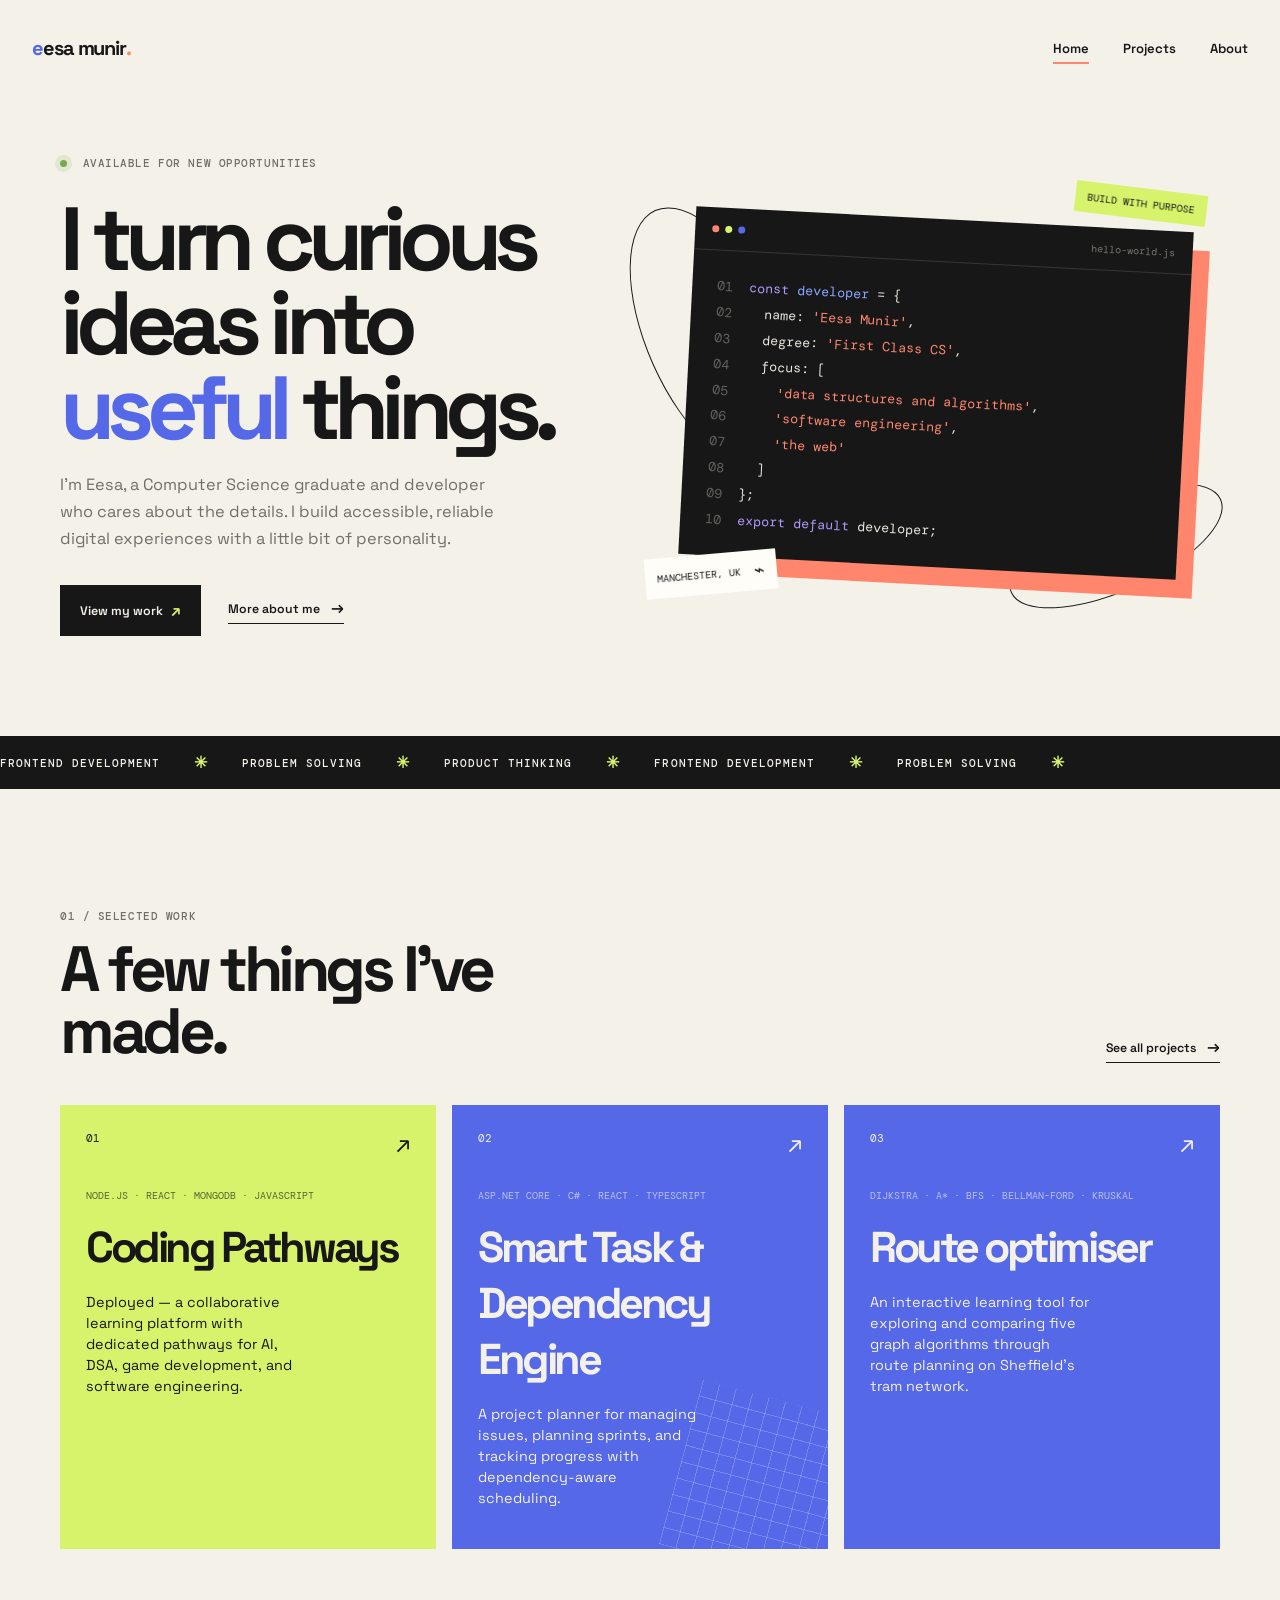
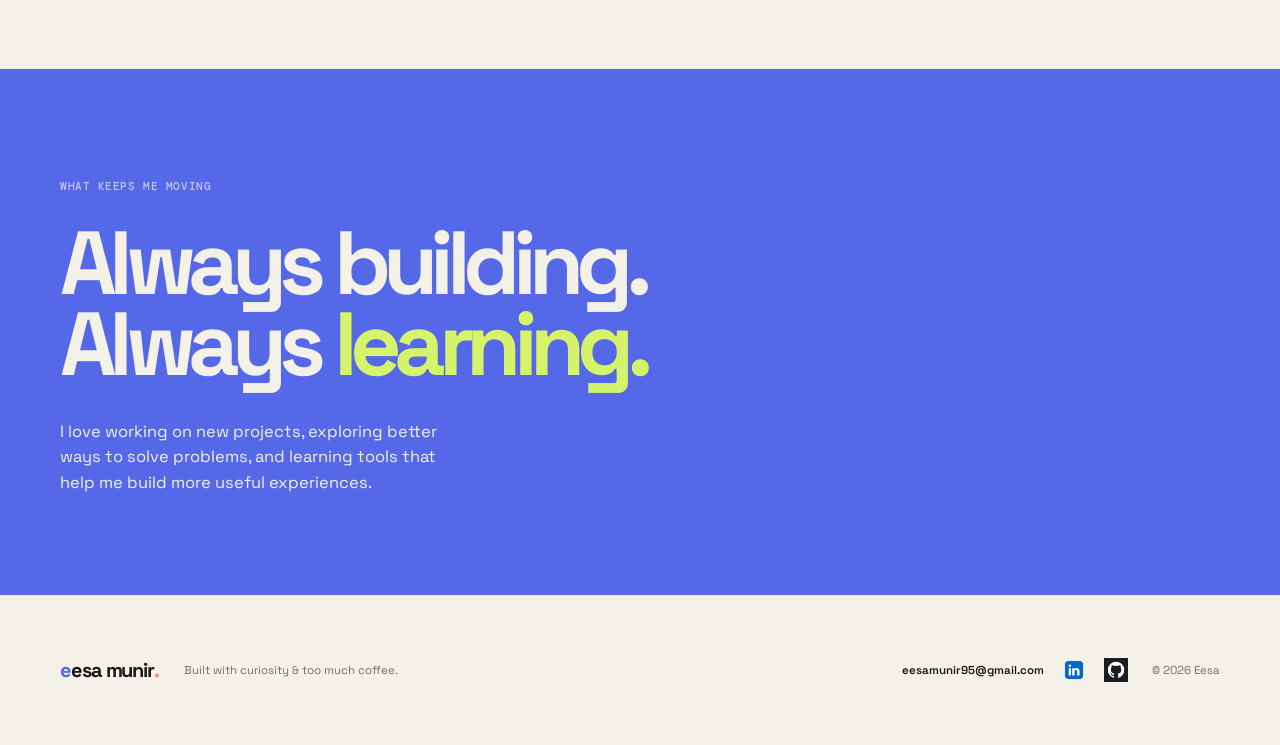
<file: index.html>
<!doctype html>
<html lang="en">
    <head>
        <meta charset="UTF-8" />
        <meta
            name="viewport"
            content="width=device-width, initial-scale=1.0"
        />
        <meta
            name="description"
            content="Eesa is a Computer Science graduate and developer building thoughtful digital products."
        />
        <title>Eesa | Developer &amp; Computer Scientist</title>
        <link
            rel="icon"
            href="favicon.svg"
            type="image/svg+xml"
        />
        <link
            rel="preconnect"
            href="https://fonts.googleapis.com"
        />
        <link
            rel="preconnect"
            href="https://fonts.gstatic.com"
            crossorigin
        />
        <link
            href="https://fonts.googleapis.com/css2?family=DM+Mono:wght@400;500&family=Space+Grotesk:wght@400;500;600;700&display=swap"
            rel="stylesheet"
        />
        <link
            rel="stylesheet"
            href="css/style.css"
        />
    </head>
    <body>
        <header class="site-header">
            <a
                class="brand"
                href="index.html"
                aria-label="Eesa Munir home"
                >eesa munir<span class="brand-dot">.</span></a
            >
            <button
                class="menu-toggle"
                aria-label="Open navigation"
                aria-expanded="false"
            >
                <span></span><span></span>
            </button>
            <nav
                class="site-nav"
                aria-label="Main navigation"
            >
                <a
                    class="active"
                    href="index.html"
                    >Home</a
                >
                <a href="projects.html">Projects</a>
                <a href="about.html">About</a>
            </nav>
        </header>

        <main>
            <section class="hero page-wrap">
                <div class="hero-copy reveal">
                    <p class="eyebrow">
                        <span class="pulse"></span> Available for new opportunities
                    </p>
                    <h1>I turn curious ideas into <em>useful</em> things.</h1>
                    <p class="hero-intro">
                        I'm Eesa, a Computer Science graduate and developer who cares about the
                        details. I build accessible, reliable digital experiences with a little bit
                        of personality.
                    </p>
                    <div class="hero-actions">
                        <a
                            class="button button-dark"
                            href="projects.html"
                            >View my work <span>↗</span></a
                        >
                        <a
                            class="text-link"
                            href="about.html"
                            >More about me <span>→</span></a
                        >
                    </div>
                </div>
                <div
                    class="hero-art reveal delay-1"
                    aria-label="Decorative illustration of a code editor"
                >
                    <div class="art-orbit orbit-one"></div>
                    <div class="art-orbit orbit-two"></div>
                    <div class="code-window">
                        <div class="window-bar">
                            <span></span><span></span><span></span><small>hello-world.js</small>
                        </div>
                        <div class="code-lines">
                            <p>
                                <b>01</b> <span class="code-purple">const</span>
                                <span class="code-blue">developer</span> = {
                            </p>
                            <p>
                                <b>02</b>&nbsp;&nbsp; name:
                                <span class="code-orange">'Eesa Munir'</span>,
                            </p>
                            <p>
                                <b>03</b>&nbsp;&nbsp; degree:
                                <span class="code-orange">'First Class CS'</span>,
                            </p>
                            <p><b>04</b>&nbsp;&nbsp; focus: [</p>
                            <p>
                                <b>05</b>&nbsp;&nbsp;&nbsp;&nbsp;
                                <span class="code-orange">'data structures and algorithms'</span>,
                            </p>
                            <p>
                                <b>06</b>&nbsp;&nbsp;&nbsp;&nbsp;
                                <span class="code-orange">'software engineering'</span>,
                            </p>
                            <p>
                                <b>07</b>&nbsp;&nbsp;&nbsp;&nbsp;
                                <span class="code-orange">'the web'</span>
                            </p>
                            <p><b>08</b>&nbsp;&nbsp; ]</p>
                            <p><b>09</b> };</p>
                            <p>
                                <b>10</b> <span class="code-purple">export default</span> developer;
                            </p>
                        </div>
                    </div>
                    <div class="art-tag tag-top">build with purpose</div>
                    <div class="art-tag tag-bottom">Manchester, UK <span>⌁</span></div>
                </div>
            </section>

            <section
                class="ticker"
                aria-label="Skills"
            >
                <div class="ticker-track">
                    <span>FRONTEND DEVELOPMENT</span><b>✳</b><span>PROBLEM SOLVING</span><b>✳</b
                    ><span>PRODUCT THINKING</span><b>✳</b><span>FRONTEND DEVELOPMENT</span><b>✳</b
                    ><span>PROBLEM SOLVING</span><b>✳</b>
                </div>
            </section>

            <section class="section page-wrap featured-section">
                <div class="section-heading">
                    <div>
                        <p class="eyebrow">01 / Selected work</p>
                        <h2>A few things I've made.</h2>
                    </div>
                    <a
                        class="text-link"
                        href="projects.html"
                        >See all projects <span>→</span></a
                    >
                </div>
                <div class="project-grid">
                    <a
                        class="project-card project-card-lime"
                        href="projects.html#coding-pathways"
                        ><div class="project-number">01</div>
                        <p class="project-type">Node.js · React · MongoDB · JavaScript</p>
                        <h3>Coding Pathways</h3>
                        <p class="project-description">
                            Deployed — a collaborative learning platform with dedicated pathways for
                            AI, DSA, game development, and software engineering.
                        </p>
                        <span class="project-arrow">↗</span></a
                    >
                    <a
                        class="project-card project-card-blue"
                        href="projects.html#smart-task-engine"
                        ><div class="project-number">02</div>
                        <p class="project-type">ASP.NET Core · C# · React · TypeScript</p>
                        <h3>Smart Task &amp; Dependency Engine</h3>
                        <p class="project-description">
                            A project planner for managing issues, planning sprints, and tracking
                            progress with dependency-aware scheduling.
                        </p>
                        <span class="project-arrow">↗</span>
                        <div class="project-shape shape-grid"></div
                    ></a>
                    <a
                        class="project-card project-card-blue"
                        href="projects.html#transit-optimiser"
                    >
                        <div class="project-number">03</div>
                        <p class="project-type">Dijkstra · A* · BFS · Bellman-Ford · Kruskal</p>
                        <h3>Route optimiser</h3>
                        <p class="project-description">
                            An interactive learning tool for exploring and comparing five graph
                            algorithms through route planning on Sheffield's tram network.
                        </p>
                        <span class="project-arrow">↗</span>
                    </a>
                </div>
            </section>

            <section class="statement-section">
                <div class="page-wrap statement">
                    <p class="eyebrow">What keeps me moving</p>
                    <h2>Always building. Always <span>learning.</span></h2>
                    <p>
                        I love working on new projects, exploring better ways to solve problems, and
                        learning tools that help me build more useful experiences.
                    </p>
                </div>
            </section>
        </main>

        <footer class="site-footer page-wrap">
            <a
                class="brand"
                href="index.html"
                >eesa munir<span class="brand-dot">.</span></a
            >
            <p>Built with curiosity &amp; too much coffee.</p>
            <div class="footer-links">
                <a href="mailto:eesamunir95@gmail.com">eesamunir95@gmail.com</a
                ><a
                    class="social-link"
                    href="https://www.linkedin.com/in/eesa-munir/"
                    aria-label="LinkedIn"
                    title="LinkedIn"
                    target="_blank"
                    rel="noopener noreferrer"
                    ><img
                        src="images/linkedin_icon.png"
                        alt="" /></a
                ><a
                    class="social-link"
                    href="https://github.com/Eesa2323"
                    aria-label="GitHub"
                    title="GitHub"
                    target="_blank"
                    rel="noopener noreferrer"
                    ><img
                        src="images/github_icon.png"
                        alt=""
                /></a>
            </div>
            <p class="copyright">© 2026 Eesa</p>
        </footer>
        <script src="js/main.js"></script>
    </body>
</html>
</file>
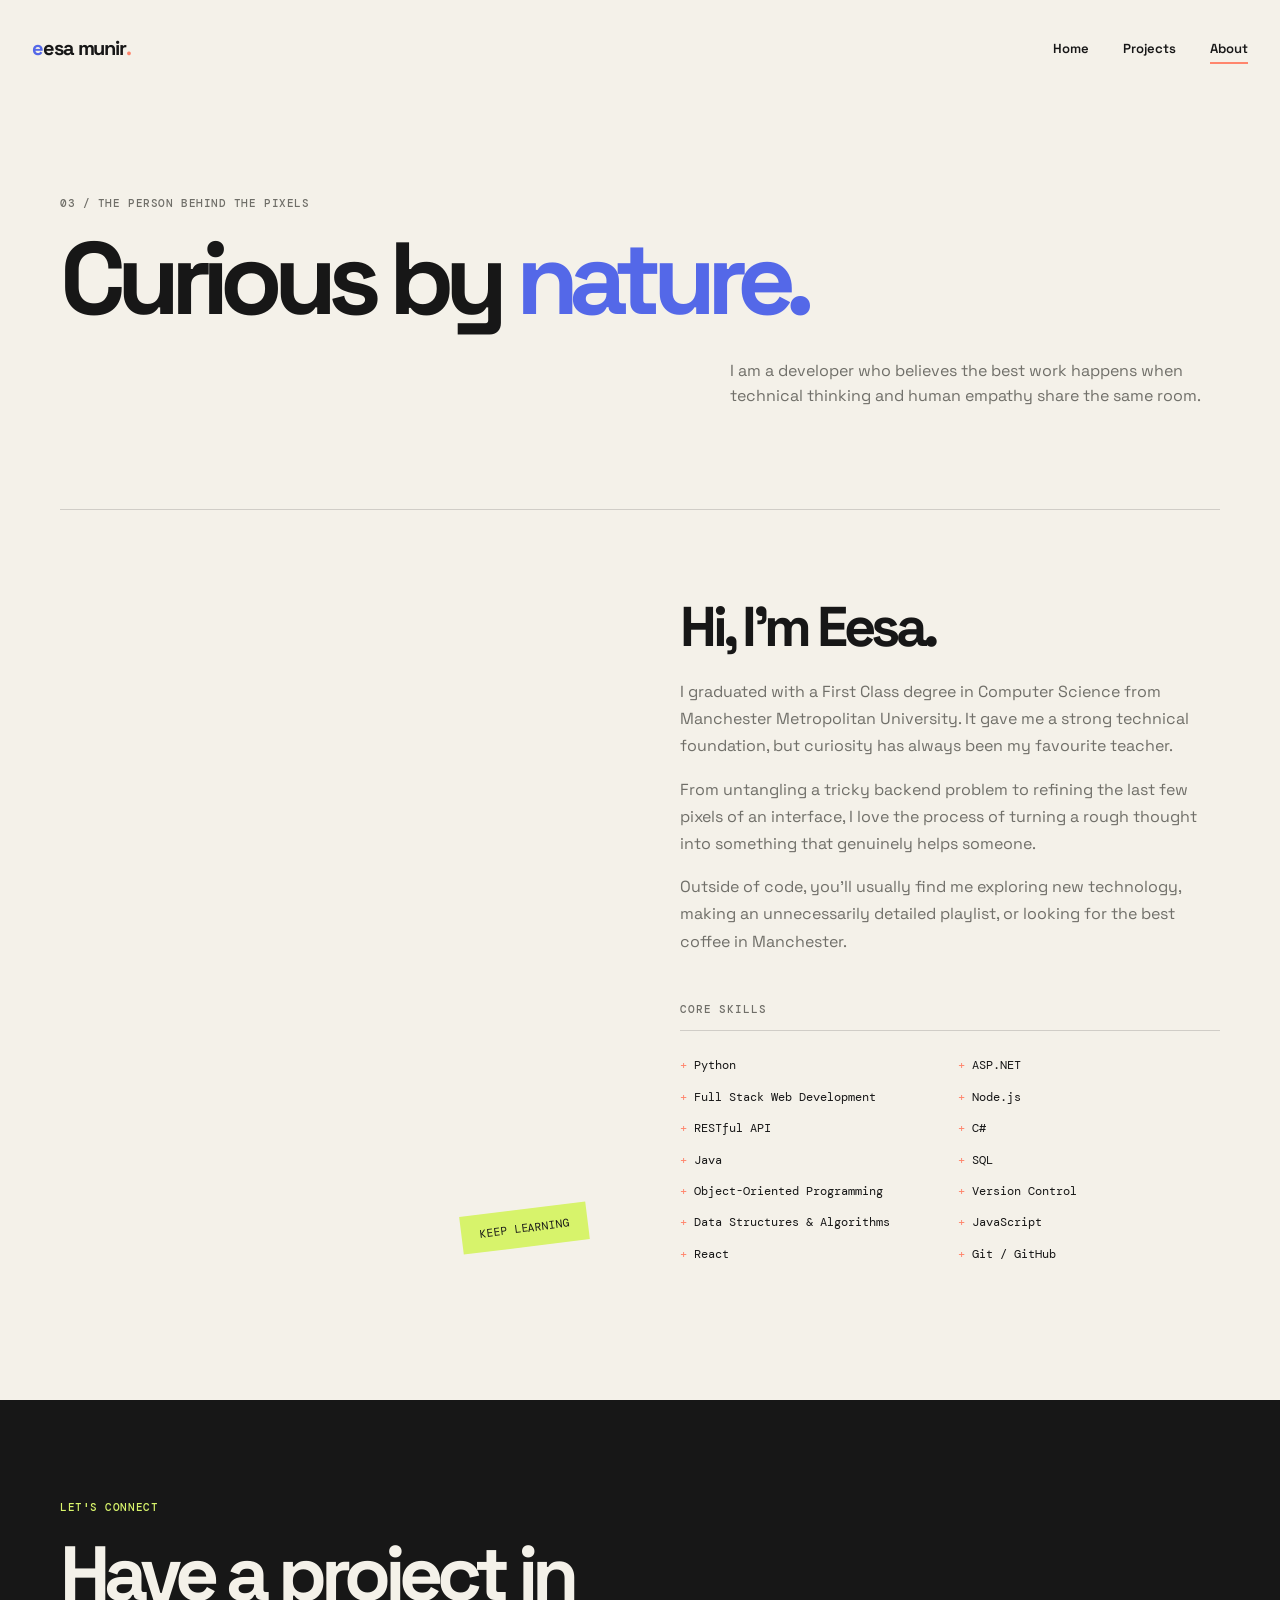
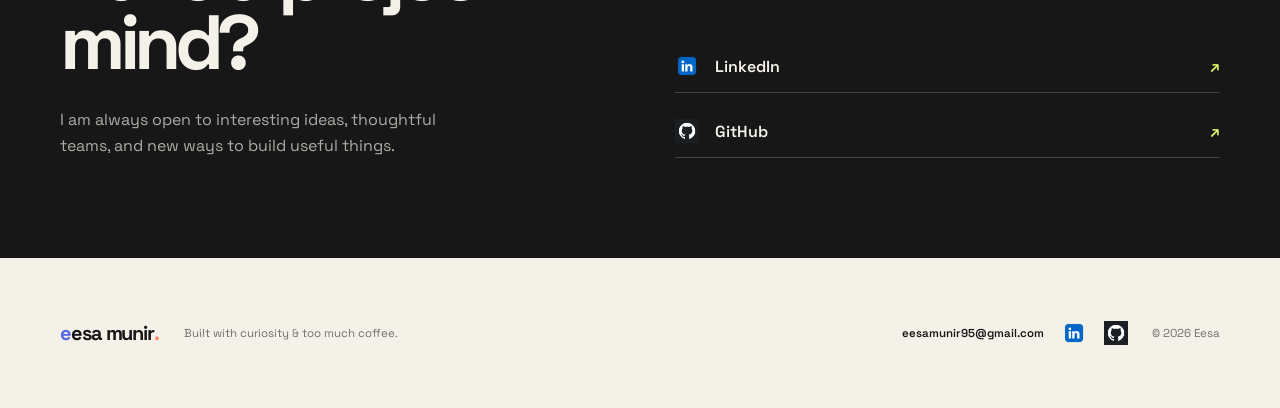
<file: about.html>
<!doctype html>
<html lang="en">
    <head>
        <meta charset="UTF-8" />
        <meta
            name="viewport"
            content="width=device-width, initial-scale=1.0"
        />
        <meta
            name="description"
            content="Learn more about Eesa, a Computer Science graduate from Manchester Metropolitan University."
        />
        <title>About | Eesa</title>
        <link
            rel="icon"
            href="favicon.svg"
            type="image/svg+xml"
        />
        <link
            rel="preconnect"
            href="https://fonts.googleapis.com"
        />
        <link
            rel="preconnect"
            href="https://fonts.gstatic.com"
            crossorigin
        />
        <link
            href="https://fonts.googleapis.com/css2?family=DM+Mono:wght@400;500&family=Space+Grotesk:wght@400;500;600;700&display=swap"
            rel="stylesheet"
        />
        <link
            rel="stylesheet"
            href="css/style.css"
        />
    </head>
    <body>
        <header class="site-header">
            <a
                class="brand"
                href="index.html"
                aria-label="Eesa Munir home"
                >eesa munir<span class="brand-dot">.</span></a
            ><button
                class="menu-toggle"
                aria-label="Open navigation"
                aria-expanded="false"
            >
                <span></span><span></span>
            </button>
            <nav
                class="site-nav"
                aria-label="Main navigation"
            >
                <a href="index.html">Home</a><a href="projects.html">Projects</a
                ><a
                    class="active"
                    href="about.html"
                    >About</a
                >
            </nav>
        </header>
        <main>
            <section class="page-hero page-wrap">
                <p class="eyebrow">03 / The person behind the pixels</p>
                <h1>Curious by <span>nature.</span></h1>
                <p class="page-hero-intro">
                    I am a developer who believes the best work happens when technical thinking and
                    human empathy share the same room.
                </p>
            </section>
            <section class="about-grid page-wrap">
                <div
                    class="about-image"
                    role="img"
                    aria-label="Bright modern workspace with plants and a desk"
                ></div>
                <div class="about-copy">
                    <h2>Hi, I'm Eesa.</h2>
                    <p>
                        I graduated with a First Class degree in Computer Science from Manchester
                        Metropolitan University. It gave me a strong technical foundation, but
                        curiosity has always been my favourite teacher.
                    </p>
                    <p>
                        From untangling a tricky backend problem to refining the last few pixels of
                        an interface, I love the process of turning a rough thought into something
                        that genuinely helps someone.
                    </p>
                    <p>
                        Outside of code, you'll usually find me exploring new technology, making an
                        unnecessarily detailed playlist, or looking for the best coffee in
                        Manchester.
                    </p>
                    <h3 class="skill-heading">Core skills</h3>
                    <ul class="skill-list">
                        <li><span>Python</span></li>
                        <li><span>ASP.NET</span></li>
                        <li><span>Full Stack Web Development</span></li>
                        <li><span>Node.js</span></li>
                        <li><span>RESTful API</span></li>
                        <li><span>C#</span></li>
                        <li><span>Java</span></li>
                        <li><span>SQL</span></li>
                        <li><span>Object-Oriented Programming</span></li>
                        <li><span>Version Control</span></li>
                        <li><span>Data Structures &amp; Algorithms</span></li>
                        <li><span>JavaScript</span></li>
                        <li><span>React</span></li>
                        <li><span>Git / GitHub</span></li>
                    </ul>
                </div>
            </section>
            <section class="about-contact-section">
                <div class="page-wrap about-contact">
                    <div>
                        <p class="eyebrow">Let's connect</p>
                        <h2>Have a project in mind?</h2>
                        <p class="about-contact-copy">
                            I am always open to interesting ideas, thoughtful teams, and new ways to
                            build useful things.
                        </p>
                    </div>
                    <div class="contact-links">
                        <div class="contact-social-links">
                            <a
                                class="contact-social"
                                href="https://www.linkedin.com/in/eesa-munir/"
                                aria-label="Visit Eesa on LinkedIn"
                                target="_blank"
                                rel="noopener noreferrer"
                                ><img
                                    src="images/linkedin_icon.png"
                                    alt=""
                                /><span>LinkedIn</span><span>↗</span></a
                            >
                            <a
                                class="contact-social"
                                href="https://github.com/Eesa2323"
                                aria-label="Visit Eesa on GitHub"
                                target="_blank"
                                rel="noopener noreferrer"
                                ><img
                                    src="images/github_icon.png"
                                    alt=""
                                /><span>GitHub</span><span>↗</span></a
                            >
                        </div>
                    </div>
                </div>
            </section>
        </main>
        <footer class="site-footer page-wrap">
            <a
                class="brand"
                href="index.html"
                >eesa munir<span class="brand-dot">.</span></a
            >
            <p>Built with curiosity &amp; too much coffee.</p>
            <div class="footer-links">
                <a href="mailto:eesamunir95@gmail.com">eesamunir95@gmail.com</a
                ><a
                    class="social-link"
                    href="https://www.linkedin.com/in/eesa-munir/"
                    aria-label="LinkedIn"
                    title="LinkedIn"
                    target="_blank"
                    rel="noopener noreferrer"
                    ><img
                        src="images/linkedin_icon.png"
                        alt="" /></a
                ><a
                    class="social-link"
                    href="https://github.com/Eesa2323"
                    aria-label="GitHub"
                    title="GitHub"
                    target="_blank"
                    rel="noopener noreferrer"
                    ><img
                        src="images/github_icon.png"
                        alt=""
                /></a>
            </div>
            <p class="copyright">© 2026 Eesa</p>
        </footer>
        <script src="js/main.js"></script>
    </body>
</html>
</file>
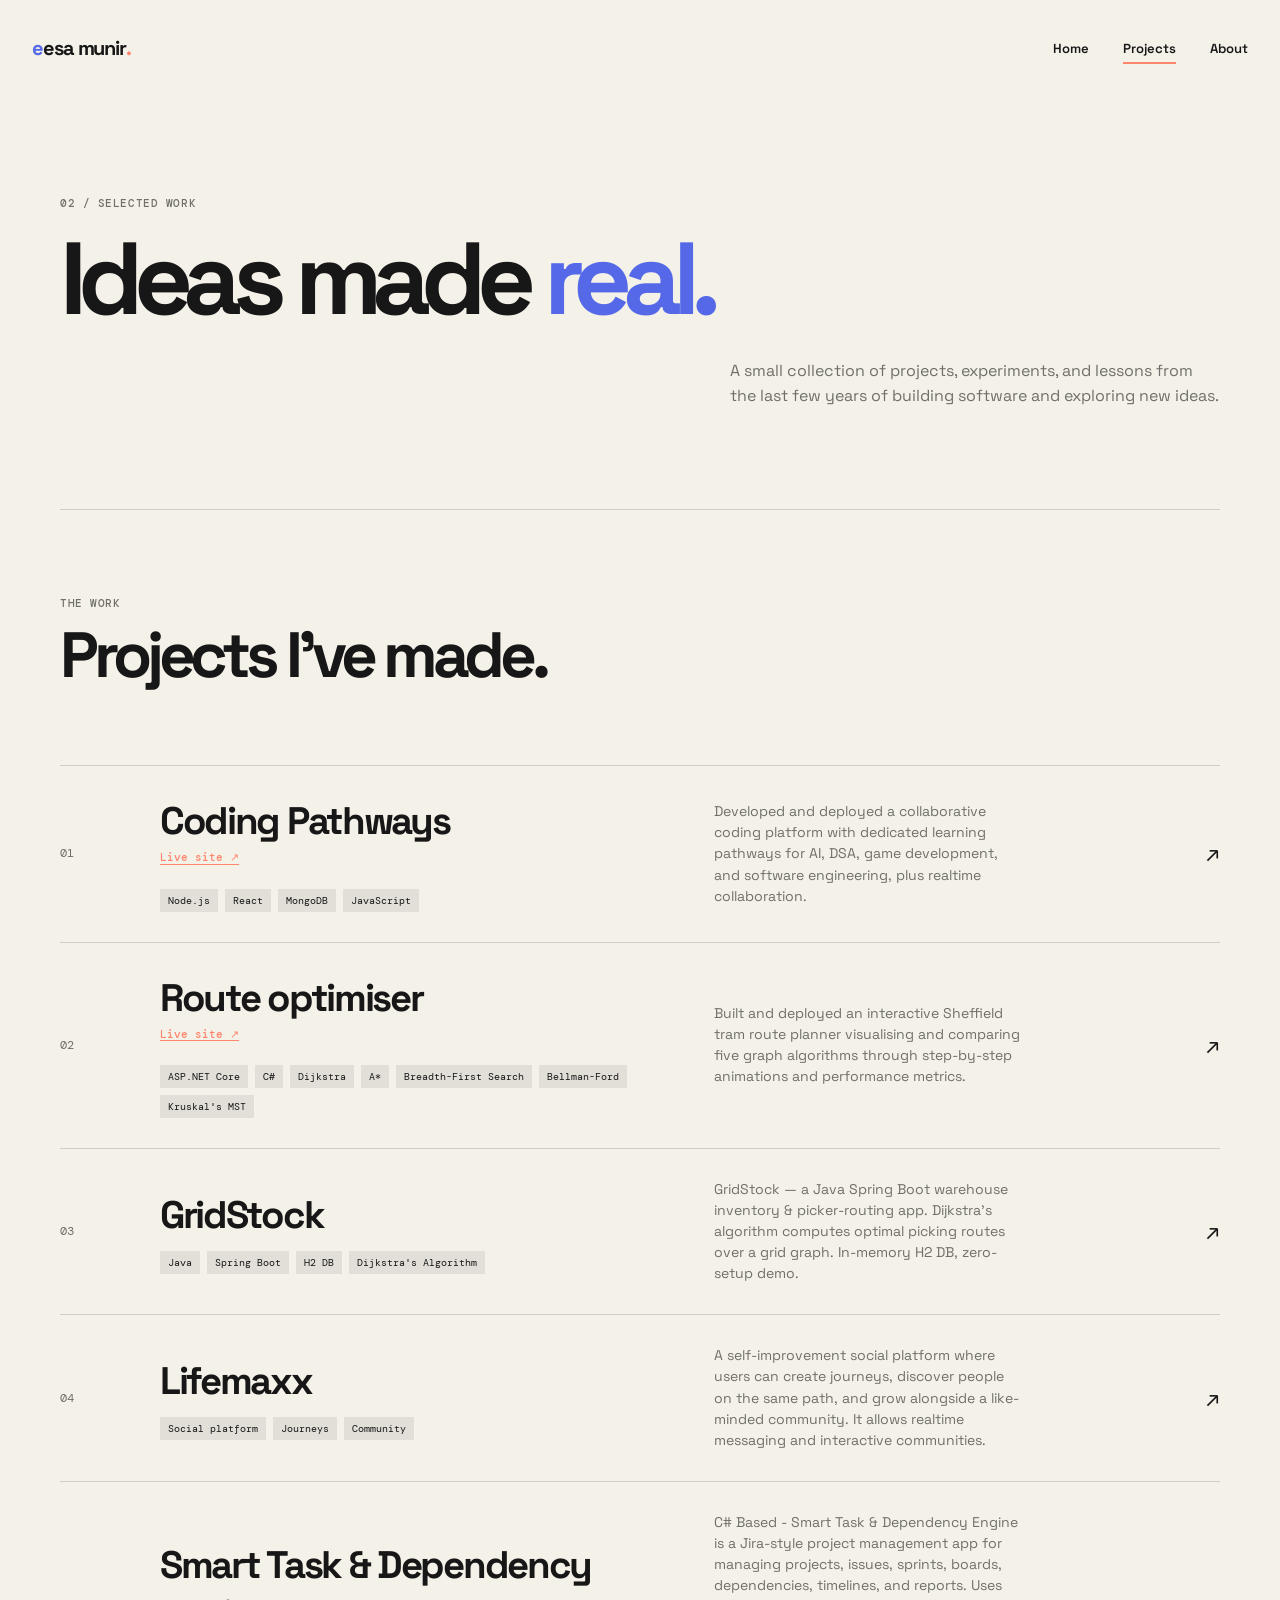
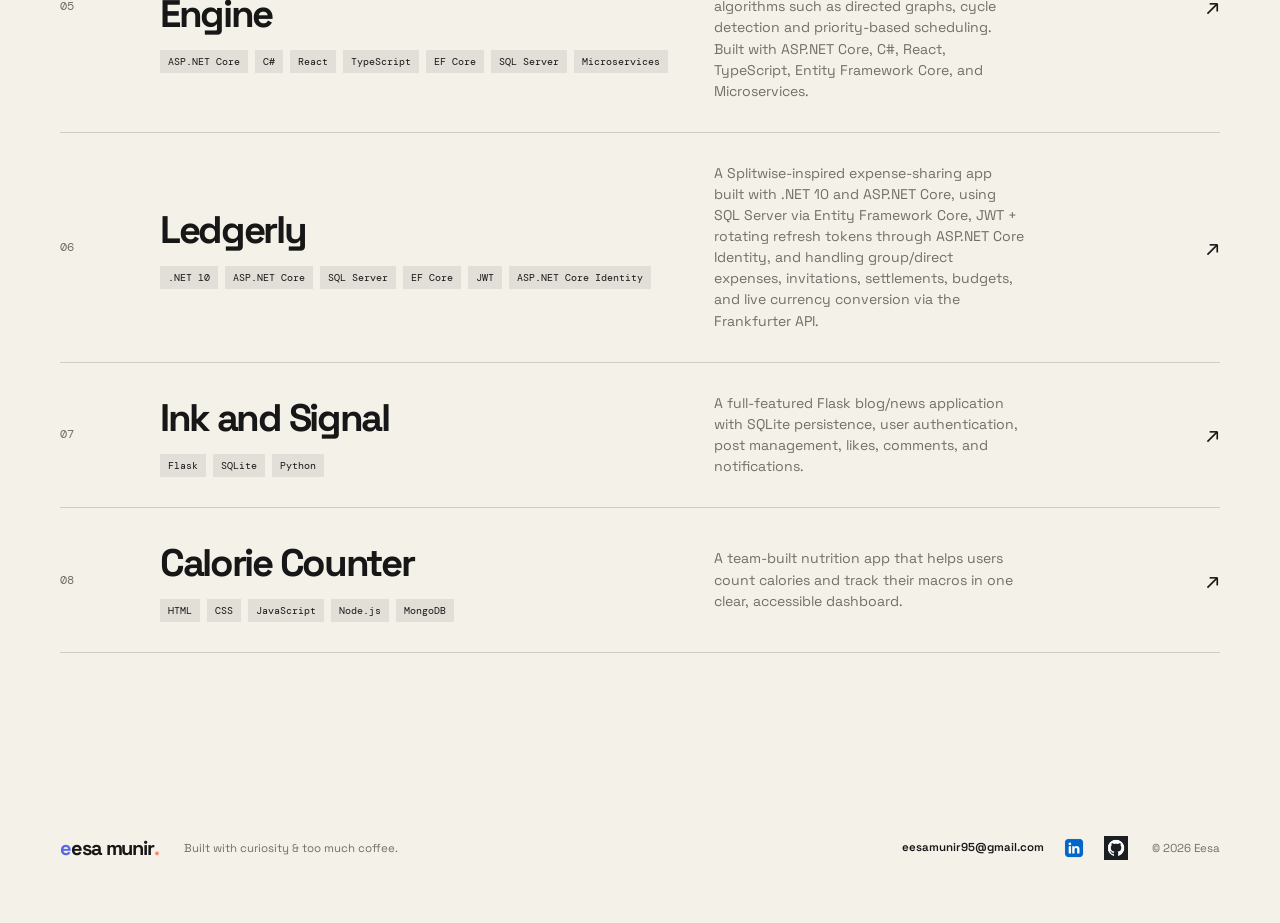
<file: projects.html>
<!doctype html>
<html lang="en">
    <head>
        <meta charset="UTF-8" />
        <meta
            name="viewport"
            content="width=device-width, initial-scale=1.0"
        />
        <meta
            name="description"
            content="A selection of Eesa's software, web and product projects."
        />
        <title>Projects | Eesa</title>
        <link
            rel="icon"
            href="favicon.svg"
            type="image/svg+xml"
        />
        <link
            rel="preconnect"
            href="https://fonts.googleapis.com"
        />
        <link
            rel="preconnect"
            href="https://fonts.gstatic.com"
            crossorigin
        />
        <link
            href="https://fonts.googleapis.com/css2?family=DM+Mono:wght@400;500&family=Space+Grotesk:wght@400;500;600;700&display=swap"
            rel="stylesheet"
        />
        <link
            rel="stylesheet"
            href="css/style.css"
        />
    </head>
    <body>
        <header class="site-header">
            <a
                class="brand"
                href="index.html"
                aria-label="Eesa Munir home"
                >eesa munir<span class="brand-dot">.</span></a
            ><button
                class="menu-toggle"
                aria-label="Open navigation"
                aria-expanded="false"
            >
                <span></span><span></span>
            </button>
            <nav
                class="site-nav"
                aria-label="Main navigation"
            >
                <a href="index.html">Home</a
                ><a
                    class="active"
                    href="projects.html"
                    >Projects</a
                ><a href="about.html">About</a>
            </nav>
        </header>
        <main>
            <section class="page-hero page-wrap">
                <p class="eyebrow">02 / Selected work</p>
                <h1>Ideas made <span>real.</span></h1>
                <p class="page-hero-intro">
                    A small collection of projects, experiments, and lessons from the last few years
                    of building software and exploring new ideas.
                </p>
            </section>
            <section class="project-list-heading page-wrap">
                <p class="eyebrow">The work</p>
                <h2>Projects I've made.</h2>
            </section>
            <section
                class="project-list page-wrap"
                aria-label="Project list"
            >
                <button
                    class="list-item project-trigger"
                    type="button"
                    data-project="coding-pathways"
                >
                    <span class="list-number">01</span>
                    <div>
                        <h2>Coding Pathways</h2>
                        <a
                            class="project-live-link"
                            href="https://collaborative-coding-platform-pi.vercel.app/"
                            target="_blank"
                            rel="noopener noreferrer"
                            >Live site ↗</a
                        >
                        <div class="tag-list">
                            <span>Node.js</span><span>React</span><span>MongoDB</span
                            ><span>JavaScript</span>
                        </div>
                    </div>
                    <p>
                        Developed and deployed a collaborative coding platform with dedicated
                        learning pathways for AI, DSA, game development, and software engineering,
                        plus realtime collaboration.
                    </p>
                    <span class="list-arrow">↗</span>
                </button>
                <button
                    class="list-item project-trigger"
                    type="button"
                    data-project="transit-optimiser"
                >
                    <span class="list-number">02</span>
                    <div>
                        <h2>Route optimiser</h2>
                        <a
                            class="project-live-link"
                            href="https://transit-optimiser-sheffield-route-planner.onrender.com/"
                            target="_blank"
                            rel="noopener noreferrer"
                            >Live site ↗</a
                        >
                        <div class="tag-list">
                            <span>ASP.NET Core</span><span>C#</span><span>Dijkstra</span
                            ><span>A*</span><span>Breadth-First Search</span
                            ><span>Bellman-Ford</span><span>Kruskal's MST</span>
                        </div>
                    </div>
                    <p>
                        Built and deployed an interactive Sheffield tram route planner visualising
                        and comparing five graph algorithms through step-by-step animations and
                        performance metrics.
                    </p>
                    <span class="list-arrow">↗</span>
                </button>
                <button
                    class="list-item project-trigger"
                    type="button"
                    data-project="gridstock"
                >
                    <span class="list-number">03</span>
                    <div>
                        <h2>GridStock</h2>
                        <div class="tag-list">
                            <span>Java</span><span>Spring Boot</span><span>H2 DB</span
                            ><span>Dijkstra's Algorithm</span>
                        </div>
                    </div>
                    <p>
                        GridStock — a Java Spring Boot warehouse inventory &amp; picker-routing app.
                        Dijkstra's algorithm computes optimal picking routes over a grid graph.
                        In-memory H2 DB, zero-setup demo.
                    </p>
                    <span class="list-arrow">↗</span>
                </button>
                <button
                    class="list-item project-trigger"
                    type="button"
                    data-project="lifemaxx"
                >
                    <span class="list-number">04</span>
                    <div>
                        <h2>Lifemaxx</h2>
                        <div class="tag-list">
                            <span>Social platform</span><span>Journeys</span><span>Community</span>
                        </div>
                    </div>
                    <p>
                        A self-improvement social platform where users can create journeys, discover
                        people on the same path, and grow alongside a like-minded community. It
                        allows realtime messaging and interactive communities.
                    </p>
                    <span class="list-arrow">↗</span>
                </button>
                <button
                    class="list-item project-trigger"
                    type="button"
                    data-project="smart-task-engine"
                >
                    <span class="list-number">05</span>
                    <div>
                        <h2>Smart Task &amp; Dependency Engine</h2>
                        <div class="tag-list">
                            <span>ASP.NET Core</span><span>C#</span><span>React</span
                            ><span>TypeScript</span><span>EF Core</span><span>SQL Server</span
                            ><span>Microservices</span>
                        </div>
                    </div>
                    <p>
                        C# Based - Smart Task &amp; Dependency Engine is a Jira-style project
                        management app for managing projects, issues, sprints, boards, dependencies,
                        timelines, and reports. Uses algorithms such as directed graphs, cycle
                        detection and priority-based scheduling. Built with ASP.NET Core, C#, React,
                        TypeScript, Entity Framework Core, and Microservices.
                    </p>
                    <span class="list-arrow">↗</span>
                </button>
                <button
                    class="list-item project-trigger"
                    type="button"
                    data-project="ledgerly"
                    id="ledgerly"
                >
                    <span class="list-number">06</span>
                    <div>
                        <h2>Ledgerly</h2>
                        <div class="tag-list">
                            <span>.NET 10</span><span>ASP.NET Core</span><span>SQL Server</span
                            ><span>EF Core</span><span>JWT</span><span>ASP.NET Core Identity</span>
                        </div>
                    </div>
                    <p>
                        A Splitwise-inspired expense-sharing app built with .NET 10 and ASP.NET
                        Core, using SQL Server via Entity Framework Core, JWT + rotating refresh
                        tokens through ASP.NET Core Identity, and handling group/direct expenses,
                        invitations, settlements, budgets, and live currency conversion via the
                        Frankfurter API.
                    </p>
                    <span class="list-arrow">↗</span>
                </button>
                <button
                    class="list-item project-trigger"
                    type="button"
                    data-project="news-outlet"
                >
                    <span class="list-number">07</span>
                    <div>
                        <h2>Ink and Signal</h2>
                        <div class="tag-list">
                            <span>Flask</span><span>SQLite</span><span>Python</span>
                        </div>
                    </div>
                    <p>
                        A full-featured Flask blog/news application with SQLite persistence, user
                        authentication, post management, likes, comments, and notifications.
                    </p>
                    <span class="list-arrow">↗</span>
                </button>
                <button
                    class="list-item project-trigger"
                    type="button"
                    data-project="calorie-counter-bottom"
                >
                    <span class="list-number">08</span>
                    <div>
                        <h2>Calorie Counter</h2>
                        <div class="tag-list">
                            <span>HTML</span><span>CSS</span><span>JavaScript</span
                            ><span>Node.js</span><span>MongoDB</span>
                        </div>
                    </div>
                    <p>
                        A team-built nutrition app that helps users count calories and track their
                        macros in one clear, accessible dashboard.
                    </p>
                    <span class="list-arrow">↗</span>
                </button>
            </section>
            <div
                class="project-modal"
                id="project-modal"
                aria-hidden="true"
            >
                <div
                    class="modal-backdrop"
                    data-modal-close
                ></div>
                <section
                    class="modal-panel"
                    role="dialog"
                    aria-modal="true"
                    aria-labelledby="modal-title"
                >
                    <button
                        class="modal-close"
                        type="button"
                        aria-label="Close project gallery"
                        data-modal-close
                    >
                        ×
                    </button>
                    <div class="modal-copy">
                        <p
                            class="eyebrow"
                            id="modal-kicker"
                        ></p>
                        <h2 id="modal-title"></h2>
                        <p id="modal-description"></p>
                        <div
                            class="tag-list"
                            id="modal-tags"
                        ></div>
                        <a
                            class="modal-github"
                            id="modal-github"
                            href="https://github.com/Eesa2323/Collaborative-coding-platform"
                            target="_blank"
                            rel="noopener noreferrer"
                        >
                            <span>View on GitHub</span>
                            <span>↗</span>
                        </a>
                        <a
                            class="modal-live"
                            id="modal-live"
                            href="#"
                            target="_blank"
                            rel="noopener noreferrer"
                            hidden
                        >
                            <span>Live site</span>
                            <span>↗</span>
                        </a>
                    </div>
                    <div
                        class="modal-gallery"
                        id="modal-gallery"
                    ></div>
                </section>
            </div>
            <div
                class="lightbox"
                id="lightbox"
                aria-hidden="true"
            >
                <button
                    class="lightbox-close"
                    type="button"
                    aria-label="Close image"
                    data-lightbox-close
                >
                    ×
                </button>
                <img
                    class="lightbox-image"
                    id="lightbox-image"
                    alt=""
                />
            </div>
        </main>
        <footer class="site-footer page-wrap">
            <a
                class="brand"
                href="index.html"
                >eesa munir<span class="brand-dot">.</span></a
            >
            <p>Built with curiosity &amp; too much coffee.</p>
            <div class="footer-links">
                <a href="mailto:eesamunir95@gmail.com">eesamunir95@gmail.com</a
                ><a
                    class="social-link"
                    href="https://www.linkedin.com/in/eesa-munir/"
                    aria-label="LinkedIn"
                    title="LinkedIn"
                    target="_blank"
                    rel="noopener noreferrer"
                    ><img
                        src="images/linkedin_icon.png"
                        alt="" /></a
                ><a
                    class="social-link"
                    href="https://github.com/Eesa2323"
                    aria-label="GitHub"
                    title="GitHub"
                    target="_blank"
                    rel="noopener noreferrer"
                    ><img
                        src="images/github_icon.png"
                        alt=""
                /></a>
            </div>
            <p class="copyright">© 2026 Eesa</p>
        </footer>
        <script src="js/main.js"></script>
    </body>
</html>
</file>
<file: css/style.css>
:root {
    --ink: #171717;
    --paper: #f4f1e9;
    --muted: #706f69;
    --line: rgba(23, 23, 23, 0.16);
    --lime: #d7f36b;
    --blue: #5468e8;
    --coral: #ff866d;
    --cream: #fffdf8;
    --mono: "DM Mono", monospace;
    --sans: "Space Grotesk", sans-serif;
}

* {
    box-sizing: border-box;
}
html {
    scroll-behavior: smooth;
}
body {
    margin: 0;
    background: var(--paper);
    color: var(--ink);
    font-family: var(--sans);
}
a {
    color: inherit;
    text-decoration: none;
}
.page-wrap {
    width: min(1160px, calc(100% - 64px));
    margin: 0 auto;
}
.site-header {
    display: flex;
    align-items: center;
    justify-content: space-between;
    width: min(1280px, calc(100% - 64px));
    margin: 0 auto;
    min-height: 96px;
}
.brand {
    font-size: 1.25rem;
    font-weight: 700;
    letter-spacing: -0.055em;
    text-transform: lowercase;
}
.brand::first-letter {
    color: var(--blue);
}
.brand-dot {
    color: var(--coral);
    letter-spacing: 0;
}
.site-nav {
    display: flex;
    align-items: center;
    gap: 34px;
    font-size: 0.82rem;
    font-weight: 600;
}
.site-nav a {
    position: relative;
    padding: 8px 0;
}
.site-nav a:not(.nav-cta)::after {
    content: "";
    position: absolute;
    right: 0;
    bottom: 1px;
    left: 0;
    height: 2px;
    background: var(--coral);
    transform: scaleX(0);
    transform-origin: right;
    transition: transform 0.25s ease;
}
.site-nav a:not(.nav-cta):hover::after,
.site-nav a.active::after {
    transform: scaleX(1);
    transform-origin: left;
}
.nav-cta {
    padding: 13px 18px !important;
    background: var(--ink);
    color: var(--paper);
    border-radius: 2px;
}
.nav-cta span,
.button span {
    color: var(--lime);
    font-size: 1rem;
    margin-left: 8px;
}
.menu-toggle {
    display: none;
    background: none;
    border: 0;
    padding: 8px;
}
.eyebrow {
    color: var(--muted);
    font: 500 0.7rem/1.2 var(--mono);
    letter-spacing: 0.05em;
    text-transform: uppercase;
}
.pulse {
    display: inline-block;
    width: 7px;
    height: 7px;
    margin-right: 8px;
    background: #77a94d;
    border-radius: 50%;
    box-shadow: 0 0 0 5px rgba(119, 169, 77, 0.14);
}
.hero {
    display: grid;
    grid-template-columns: minmax(0, 0.95fr) minmax(390px, 1.05fr);
    align-items: center;
    min-height: 640px;
    gap: 50px;
    padding-top: 35px;
    padding-bottom: 85px;
}
.hero h1 {
    max-width: 600px;
    margin: 27px 0 22px;
    font-size: clamp(3.65rem, 7vw, 6.6rem);
    line-height: 0.94;
    letter-spacing: -0.085em;
}
h1 em {
    color: var(--blue);
    font-style: normal;
}
.hero-intro {
    max-width: 460px;
    color: var(--muted);
    font-size: 1.02rem;
    line-height: 1.65;
}
.hero-actions {
    display: flex;
    align-items: center;
    gap: 27px;
    margin-top: 33px;
}
.button {
    display: inline-flex;
    align-items: center;
    justify-content: center;
    padding: 15px 20px;
    font-size: 0.78rem;
    font-weight: 600;
}
.button-dark {
    background: var(--ink);
    color: var(--paper);
}
.text-link {
    padding-bottom: 5px;
    border-bottom: 1px solid var(--ink);
    font-size: 0.77rem;
    font-weight: 600;
}
.text-link span {
    display: inline-block;
    margin-left: 8px;
    font-size: 1rem;
    transition: transform 0.2s;
}
.text-link:hover span {
    transform: translateX(4px);
}
.project-live-link {
    display: inline-block;
    margin: 6px 0 12px;
    font: 500 0.7rem/1 var(--mono);
    color: var(--coral);
    text-decoration: none;
    border-bottom: 1px solid var(--coral);
}
.project-live-link:hover {
    color: var(--ink);
    border-color: var(--ink);
}
.hero-art {
    position: relative;
    min-height: 440px;
}
.code-window {
    position: absolute;
    z-index: 2;
    top: 48px;
    left: 50px;
    width: calc(100% - 85px);
    min-height: 340px;
    overflow: hidden;
    background: var(--ink);
    color: #e9e7dd;
    box-shadow: 17px 18px 0 var(--coral);
    transform: rotate(3deg);
}
.window-bar {
    display: flex;
    align-items: center;
    gap: 6px;
    height: 43px;
    padding: 0 17px;
    border-bottom: 1px solid rgba(255, 255, 255, 0.13);
}
.window-bar > span {
    width: 7px;
    height: 7px;
    border-radius: 50%;
    background: var(--coral);
}
.window-bar > span:nth-child(2) {
    background: var(--lime);
}
.window-bar > span:nth-child(3) {
    background: var(--blue);
}
.window-bar small {
    margin-left: auto;
    color: #77776f;
    font: 0.63rem var(--mono);
}
.code-lines {
    padding: 23px 25px;
    font: 0.83rem/1.95 var(--mono);
}
.code-lines p {
    margin: 0;
    white-space: nowrap;
}
.code-lines b {
    display: inline-block;
    width: 24px;
    color: #62625d;
    font-weight: 400;
}
.code-purple {
    color: #b497ff;
}
.code-blue {
    color: #88a8ff;
}
.code-orange {
    color: var(--coral);
}
.art-orbit {
    position: absolute;
    border: 1px solid var(--ink);
    border-radius: 50%;
    transform: rotate(-24deg);
}
.orbit-one {
    right: -11px;
    bottom: 20px;
    width: 230px;
    height: 90px;
}
.orbit-two {
    top: 27px;
    left: 10px;
    width: 130px;
    height: 280px;
}
.art-tag {
    position: absolute;
    z-index: 3;
    display: flex;
    align-items: center;
    gap: 13px;
    padding: 9px 12px;
    background: var(--lime);
    font: 0.65rem var(--mono);
    text-transform: uppercase;
}
.art-tag span {
    font-size: 1.1rem;
}
.tag-top {
    top: 17px;
    right: 13px;
    transform: rotate(7deg);
}
.tag-bottom {
    bottom: 17px;
    left: 8px;
    background: var(--cream);
    transform: rotate(-5deg);
}
.ticker {
    overflow: hidden;
    padding: 16px 0;
    background: var(--ink);
    color: var(--paper);
}
.ticker-track {
    display: flex;
    align-items: center;
    width: max-content;
    gap: 34px;
    font: 500 0.7rem var(--mono);
    letter-spacing: 0.09em;
    animation: ticker 24s linear infinite;
}
.ticker-track b {
    color: var(--lime);
    font-size: 1rem;
}
@keyframes ticker {
    to {
        transform: translateX(-25%);
    }
}
.section {
    padding-top: 110px;
    padding-bottom: 120px;
}
.section-heading {
    display: flex;
    justify-content: space-between;
    align-items: end;
    margin-bottom: 42px;
}
.section-heading h2 {
    max-width: 570px;
    margin: 14px 0 0;
    font-size: clamp(2.5rem, 5vw, 4.4rem);
    line-height: 0.98;
    letter-spacing: -0.07em;
}
.project-grid {
    display: grid;
    grid-template-columns: repeat(3, 1fr);
    gap: 16px;
}
.project-card {
    position: relative;
    min-height: 380px;
    overflow: hidden;
    padding: 26px;
    transition: transform 0.25s ease;
}
.project-card:hover {
    transform: translateY(-7px);
}
.project-card-lime {
    background: var(--lime);
}
.project-card-blue {
    background: var(--blue);
    color: var(--paper);
}
.project-card-coral {
    background: var(--coral);
}
.project-number {
    font: 0.7rem var(--mono);
}
.project-type {
    margin: 44px 0 17px;
    font: 0.65rem var(--mono);
    text-transform: uppercase;
    opacity: 0.65;
}
.project-card h3 {
    margin: 0;
    font-size: 2.7rem;
    letter-spacing: -0.08em;
}
.project-description {
    max-width: 220px;
    margin-top: 17px;
    font-size: 0.9rem;
    line-height: 1.45;
}
.project-arrow {
    position: absolute;
    top: 23px;
    right: 25px;
    font-size: 1.5rem;
}
.project-image {
    position: absolute;
    bottom: 28px;
    right: 28px;
    width: 150px;
    height: 110px;
    object-fit: cover;
    border: 1px solid rgba(23, 23, 23, 0.25);
    border-radius: 2px;
    opacity: 0.92;
    transition: transform 0.25s ease, opacity 0.25s ease;
}
.project-card:hover .project-image {
    transform: translateY(-3px);
    opacity: 1;
}
.project-shape {
    position: absolute;
}
.shape-grid {
    right: -20px;
    bottom: -20px;
    width: 170px;
    height: 170px;
    background:
        repeating-linear-gradient(0deg, rgba(255, 255, 255, 0.2) 0 1px, transparent 1px 17px),
        repeating-linear-gradient(90deg, rgba(255, 255, 255, 0.2) 0 1px, transparent 1px 17px);
    transform: rotate(15deg);
}
.shape-circle {
    right: -10px;
    bottom: -45px;
    width: 190px;
    height: 190px;
    border: 32px solid rgba(23, 23, 23, 0.12);
    border-radius: 50%;
}
.statement-section {
    padding: 100px 0;
    background: var(--blue);
    color: var(--paper);
}
.statement {
    display: block;
}
.statement h2 {
    max-width: 820px;
    margin: 30px 0 0;
    font-size: clamp(3rem, 7vw, 6.5rem);
    line-height: 0.9;
    letter-spacing: -0.085em;
}
.statement h2 span {
    color: var(--lime);
}
.statement > p:last-child {
    max-width: 390px;
    margin: 34px 0 0;
    font-size: 1.03rem;
    line-height: 1.55;
}
.statement-section .eyebrow {
    color: var(--paper);
    opacity: 0.7;
}
.site-footer {
    display: grid;
    grid-template-columns: auto minmax(0, 1fr) auto auto;
    align-items: center;
    gap: 24px;
    min-height: 150px;
    font-size: 0.72rem;
}
.site-footer > p {
    margin: 0;
    color: var(--muted);
}
.footer-links {
    display: flex;
    align-items: center;
    gap: 18px;
    font-weight: 600;
    line-height: 1;
    justify-self: end;
}
.footer-links a:hover {
    color: var(--blue);
}
.social-link {
    display: inline-flex;
    align-items: center;
    justify-content: center;
    width: 24px;
    height: 24px;
}
.social-link[href*="linkedin"] {
    color: #0a66c2;
}
.social-link[href*="github"] {
    color: #24292f;
}
.social-link img {
    display: block;
    width: 24px;
    height: 24px;
    object-fit: contain;
    transition:
        transform 0.2s ease,
        filter 0.2s ease;
}
.social-link:hover img {
    filter: brightness(0.86);
    transform: translateY(-2px);
}
.copyright {
    text-align: right;
}
.page-hero {
    padding: 90px 0 100px;
    border-bottom: 1px solid var(--line);
}
.page-hero h1 {
    max-width: 870px;
    margin: 23px 0 0;
    font-size: clamp(3.8rem, 8vw, 8rem);
    line-height: 0.88;
    letter-spacing: -0.09em;
}
.page-hero h1 span {
    color: var(--blue);
}
.page-hero-intro {
    max-width: 490px;
    margin: 34px 0 0 auto;
    color: var(--muted);
    font-size: 1rem;
    line-height: 1.6;
}
.project-list {
    padding: 80px 0 120px;
}
.project-list-heading {
    padding-top: 76px;
}
.project-list-heading h2 {
    margin: 14px 0 0;
    font-size: clamp(2.6rem, 5vw, 4.5rem);
    line-height: 0.95;
    letter-spacing: -0.08em;
}
.list-item {
    width: 100%;
    border-right: 0;
    border-left: 0;
    border-top: 0;
    background: transparent;
    color: inherit;
    font: inherit;
    text-align: left;
    cursor: pointer;
    display: grid;
    grid-template-columns: 70px 1.2fr 1fr 40px;
    align-items: center;
    gap: 30px;
    padding: 30px 0;
    border-bottom: 1px solid var(--line);
}
.list-item:first-child {
    border-top: 1px solid var(--line);
}
.list-number {
    font: 0.72rem var(--mono);
    color: var(--muted);
}
.list-item h2 {
    margin: 0;
    font-size: 2.4rem;
    letter-spacing: -0.06em;
}
.list-item p {
    max-width: 310px;
    margin: 0;
    color: var(--muted);
    font-size: 0.88rem;
    line-height: 1.5;
}
.list-arrow {
    font-size: 1.4rem;
    text-align: right;
}
.list-item:hover h2 {
    color: var(--blue);
}
.list-item:focus-visible {
    outline: 2px solid var(--blue);
    outline-offset: 8px;
}
.tag-list {
    display: flex;
    gap: 7px;
    margin-top: 12px;
    flex-wrap: wrap;
}
.tag-list span {
    padding: 5px 8px;
    background: rgba(23, 23, 23, 0.08);
    font: 0.6rem var(--mono);
}
.modal-open {
    overflow: hidden;
}
.project-modal {
    position: fixed;
    z-index: 30;
    inset: 0;
    display: grid;
    place-items: center;
    padding: 24px;
    visibility: hidden;
    opacity: 0;
    transition:
        opacity 0.25s ease,
        visibility 0.25s ease;
}
.project-modal.open {
    visibility: visible;
    opacity: 1;
}
.modal-backdrop {
    position: absolute;
    inset: 0;
    background: rgba(23, 23, 23, 0.76);
    cursor: pointer;
}
.modal-panel {
    position: relative;
    z-index: 1;
    display: grid;
    grid-template-columns: minmax(0, 0.7fr) minmax(0, 1.3fr);
    width: min(100%, 1000px);
    max-height: min(820px, 92vh);
    overflow: auto;
    padding: 48px;
    background: var(--cream);
    border: 1px solid rgba(23, 23, 23, 0.22);
    border-radius: 2px;
    box-shadow: 0 24px 70px rgba(0, 0, 0, 0.24);
    transform: translateY(15px);
    transition: transform 0.25s ease;
}
.project-modal.open .modal-panel {
    transform: translateY(0);
}
.modal-close {
    position: absolute;
    z-index: 2;
    top: 17px;
    right: 20px;
    width: 34px;
    height: 34px;
    border: 1px solid var(--line);
    border-radius: 50%;
    background: transparent;
    color: var(--ink);
    font-size: 1.5rem;
    line-height: 1;
    cursor: pointer;
}
.modal-copy {
    min-width: 0;
    padding: 26px 35px 20px 0;
    overflow-wrap: anywhere;
}
.modal-copy h2 {
    margin: 20px 0;
    font-size: clamp(2.4rem, 5vw, 4.5rem);
    line-height: 0.9;
    letter-spacing: -0.08em;
}
.modal-copy > p:not(.eyebrow) {
    color: var(--muted);
    font-size: 0.9rem;
    line-height: 1.65;
}
.modal-github {
    display: inline-flex;
    align-items: center;
    gap: 6px;
    margin-top: 22px;
    margin-right: 24px;
    color: var(--blue);
    font: 600 0.8rem var(--sans);
    text-decoration: underline;
    text-underline-offset: 3px;
}
.modal-github:hover {
    text-decoration-thickness: 2px;
}
.modal-live {
    display: inline-flex;
    align-items: center;
    gap: 6px;
    margin-top: 10px;
    margin-bottom: 16px;
    color: var(--coral);
    font: 600 0.8rem var(--sans);
    text-decoration: underline;
    text-underline-offset: 3px;
}
.modal-live[hidden] {
    display: none;
}
.modal-live:hover {
    text-decoration-thickness: 2px;
}
.modal-gallery {
    min-width: 0;
    display: grid;
    grid-template-columns: repeat(2, minmax(0, 1fr));
    align-content: start;
    gap: 12px;
    counter-reset: gallery;
}
.modal-gallery figure {
    position: relative;
    margin: 0;
    overflow: hidden;
    aspect-ratio: 4 / 3;
    border: 1px solid rgba(23, 23, 23, 0.12);
    background: var(--paper);
    counter-increment: gallery;
}
.modal-gallery figure:first-child {
    grid-column: 1 / -1;
    aspect-ratio: 16 / 9;
}
.modal-gallery figure::after {
    content: "0" counter(gallery);
    position: absolute;
    right: 10px;
    bottom: 10px;
    padding: 5px 7px;
    background: rgba(23, 23, 23, 0.72);
    color: var(--paper);
    font: 0.58rem var(--mono);
    letter-spacing: 0.05em;
    pointer-events: none;
}
.modal-gallery img {
    display: block;
    width: 100%;
    height: 100%;
    object-fit: contain;
    transition: transform 0.35s ease;
}
.modal-gallery figure:hover img {
    transform: scale(1.025);
}
.lightbox {
    position: fixed;
    z-index: 40;
    inset: 0;
    display: grid;
    place-items: center;
    background: rgba(23, 23, 23, 0.85);
    visibility: hidden;
    opacity: 0;
    transition:
        opacity 0.25s ease,
        visibility 0.25s ease;
}
.lightbox.open {
    visibility: visible;
    opacity: 1;
}
.lightbox-close {
    position: absolute;
    top: 24px;
    right: 28px;
    z-index: 2;
    width: 34px;
    height: 34px;
    border: 1px solid rgba(255, 255, 255, 0.6);
    border-radius: 50%;
    background: rgba(23, 23, 23, 0.7);
    color: var(--paper);
    font-size: 1.5rem;
    line-height: 1;
    cursor: pointer;
    display: grid;
    place-items: center;
}
.lightbox-image {
    max-width: 90vw;
    max-height: 85vh;
    object-fit: contain;
    box-shadow: 0 20px 60px rgba(0, 0, 0, 0.4);
}
.about-grid {
    display: grid;
    grid-template-columns: 1fr 1fr;
    gap: 80px;
    padding: 90px 0 120px;
}
.about-image {
    position: relative;
    min-height: 540px;
    overflow: hidden;
    background: url("https://images.unsplash.com/photo-1497366811353-6870744d04b2?auto=format&fit=crop&w=1000&q=85")
        center/cover;
}
.about-image::after {
    content: "keep learning";
    position: absolute;
    right: 12px;
    bottom: 33px;
    padding: 12px 18px;
    background: var(--lime);
    font: 0.7rem var(--mono);
    text-transform: uppercase;
    transform: rotate(-7deg);
}
.about-copy h2 {
    margin: 0 0 25px;
    font-size: 3.5rem;
    line-height: 0.95;
    letter-spacing: -0.08em;
}
.about-copy p {
    color: var(--muted);
    font-size: 1rem;
    line-height: 1.7;
}
.skill-list {
    display: flex;
    flex-wrap: wrap;
    gap: 12px 16px;
    margin-top: 14px;
    padding-top: 25px;
    border-top: 1px solid var(--line);
    list-style: none;
    padding-left: 0;
}
.skill-heading {
    margin: 48px 0 8px;
    font: 500 0.7rem/1.2 var(--mono);
    color: var(--muted);
    letter-spacing: 0.08em;
    text-transform: uppercase;
}
.skill-list li {
    flex: 0 0 calc(50% - 8px);
    font: 0.76rem var(--mono);
    line-height: 1.6;
    padding-left: 14px;
    position: relative;
}
.skill-list li::before {
    content: "+";
    position: absolute;
    left: 0;
    top: 0;
    color: var(--coral);
}
.about-contact-section {
    padding: 90px 0 100px;
    background: var(--ink);
    color: var(--paper);
}
.about-contact {
    display: grid;
    grid-template-columns: 1fr 1fr;
    align-items: end;
    gap: 70px;
}
.about-contact h2 {
    max-width: 520px;
    margin: 24px 0 0;
    font-size: clamp(3rem, 6vw, 5.8rem);
    line-height: 0.9;
    letter-spacing: -0.08em;
}
.about-contact .eyebrow {
    color: var(--lime);
}
.about-contact-copy {
    max-width: 380px;
    margin: 30px 0 0;
    color: rgba(244, 241, 233, 0.68);
    line-height: 1.6;
}
.contact-social > span:last-child {
    color: var(--lime);
}
.contact-social-links {
    display: grid;
    gap: 12px;
    margin-top: 34px;
}
.contact-social {
    display: grid;
    grid-template-columns: 28px 1fr auto;
    align-items: center;
    gap: 12px;
    padding: 14px 0;
    border-bottom: 1px solid rgba(244, 241, 233, 0.2);
    color: var(--paper);
    font-weight: 600;
}
.contact-social img {
    width: 24px;
    height: 24px;
    object-fit: contain;
}
.contact-social:hover {
    color: var(--lime);
}
.contact-layout {
    display: grid;
    grid-template-columns: 1fr 1fr;
    gap: 90px;
    padding: 90px 0 130px;
}
.contact-layout h2 {
    max-width: 470px;
    margin: 0;
    font-size: clamp(2.8rem, 5vw, 5rem);
    line-height: 0.93;
    letter-spacing: -0.08em;
}
.contact-layout h2 span {
    color: var(--coral);
}
.contact-details {
    margin-top: 55px;
}
.contact-details p {
    margin: 0 0 8px;
    color: var(--muted);
    font: 0.68rem var(--mono);
    text-transform: uppercase;
}
.contact-details a {
    display: inline-block;
    margin-bottom: 27px;
    font-size: 1.2rem;
    border-bottom: 1px solid var(--ink);
}
.contact-form {
    padding: 35px;
    background: var(--cream);
    border-top: 5px solid var(--lime);
}
.form-field {
    display: flex;
    flex-direction: column;
    gap: 9px;
    margin-bottom: 23px;
}
.form-field label {
    font: 0.67rem var(--mono);
    text-transform: uppercase;
}
.form-field input,
.form-field textarea {
    width: 100%;
    padding: 12px 0;
    border: 0;
    border-bottom: 1px solid var(--line);
    outline: 0;
    background: transparent;
    color: var(--ink);
    font: 1rem var(--sans);
    resize: vertical;
}
.form-field input:focus,
.form-field textarea:focus {
    border-color: var(--blue);
}
.form-button {
    border: 0;
    cursor: pointer;
}
.reveal {
    animation: reveal 0.75s both;
}
.delay-1 {
    animation-delay: 0.15s;
}
@keyframes reveal {
    from {
        opacity: 0;
        transform: translateY(18px);
    }
    to {
        opacity: 1;
        transform: none;
    }
}
@media (max-width: 760px) {
    .page-wrap,
    .site-header {
        width: min(100% - 38px, 560px);
    }
    .site-header {
        min-height: 78px;
    }
    .menu-toggle {
        display: flex;
        flex-direction: column;
        gap: 5px;
        cursor: pointer;
    }
    .menu-toggle span {
        display: block;
        width: 25px;
        height: 2px;
        background: var(--ink);
        transition: transform 0.2s;
    }
    .site-nav {
        position: absolute;
        z-index: 10;
        top: 72px;
        right: 19px;
        left: 19px;
        display: none;
        flex-direction: column;
        align-items: stretch;
        gap: 0;
        padding: 15px 20px 20px;
        background: var(--cream);
        box-shadow: 0 12px 30px rgba(23, 23, 23, 0.1);
    }
    .site-nav.open {
        display: flex;
    }
    .site-nav a {
        padding: 13px 0;
    }
    .nav-cta {
        margin-top: 8px;
        text-align: center;
    }
    .hero {
        display: block;
        min-height: auto;
        padding-top: 65px;
        padding-bottom: 70px;
    }
    .hero h1 {
        font-size: clamp(3.5rem, 16vw, 5rem);
    }
    .hero-art {
        min-height: 370px;
        margin-top: 55px;
    }
    .code-window {
        top: 34px;
        left: 10px;
        width: calc(100% - 28px);
        min-height: 300px;
        box-shadow: 11px 13px 0 var(--coral);
    }
    .code-lines {
        padding: 17px 12px;
        font-size: 0.66rem;
    }
    .code-lines b {
        width: 20px;
    }
    .art-tag {
        font-size: 0.55rem;
    }
    .tag-top {
        right: 0;
    }
    .tag-bottom {
        left: 0;
    }
    .ticker-track {
        gap: 20px;
    }
    .section {
        padding-top: 75px;
        padding-bottom: 75px;
    }
    .section-heading {
        display: block;
    }
    .section-heading .text-link {
        display: inline-block;
        margin-top: 25px;
    }
    .project-grid {
        grid-template-columns: 1fr;
    }
    .project-card {
        min-height: 320px;
    }
    .statement-section {
        padding: 75px 0;
    }
    .statement {
        display: block;
    }
    .statement h2 {
        margin-top: 35px;
        font-size: clamp(3.6rem, 15vw, 5.5rem);
    }
    .statement > p:last-child {
        margin-top: 30px;
    }
    .site-footer {
        grid-template-columns: 1fr;
        gap: 18px;
        padding: 35px 0;
    }
    .site-footer > p {
        margin: 0;
    }
    .footer-links {
        grid-row: auto;
        justify-self: start;
        flex-wrap: wrap;
    }
    .copyright {
        grid-row: auto;
        text-align: left;
    }
    .page-hero {
        padding: 65px 0 70px;
    }
    .page-hero h1 {
        font-size: clamp(4rem, 17vw, 6.5rem);
    }
    .page-hero-intro {
        margin: 30px 0 0;
    }
    .project-list {
        padding: 55px 0 80px;
    }
    .project-list-heading {
        padding-top: 55px;
    }
    .list-item {
        grid-template-columns: 35px 1fr 25px;
        gap: 11px;
        padding: 25px 0;
    }
    .list-item p {
        grid-column: 2 / 3;
        margin-top: 4px;
    }
    .list-item h2 {
        font-size: 1.8rem;
    }
    .list-arrow {
        grid-column: 3;
        grid-row: 1;
    }
    .about-grid,
    .contact-layout {
        grid-template-columns: 1fr;
        gap: 55px;
        padding: 60px 0 80px;
    }
    .about-contact-section {
        padding: 70px 0 75px;
    }
    .about-contact {
        grid-template-columns: 1fr;
        gap: 45px;
    }
    .about-contact h2 {
        font-size: clamp(3.4rem, 14vw, 5.2rem);
    }
    .about-image {
        min-height: 370px;
    }
    .about-image::after {
        right: 12px;
        bottom: 18px;
        padding: 10px 14px;
        font-size: 0.62rem;
    }
    .about-copy h2 {
        font-size: 2.8rem;
    }
    .skill-list li {
        flex: 0 0 100%;
        font: 0.7rem var(--mono);
    }
    .contact-layout h2 {
        font-size: 3.8rem;
    }
    .contact-form {
        padding: 24px;
    }
    .project-modal {
        padding: 0;
    }
    .modal-panel {
        grid-template-columns: 1fr;
        width: 100%;
        height: 100vh;
        height: 100dvh;
        max-height: none;
        padding: 38px 20px 20px;
        box-shadow: none;
    }
    .modal-copy {
        padding: 12px 18px 24px 0;
    }
    .modal-copy h2 {
        margin: 14px 0;
        font-size: 3rem;
    }
    .modal-gallery {
        grid-template-columns: 1fr;
    }
    .modal-gallery figure:first-child {
        grid-column: auto;
    }
    .modal-gallery figure,
    .modal-gallery figure:first-child {
        aspect-ratio: 16 / 10;
    }
}
</file>
